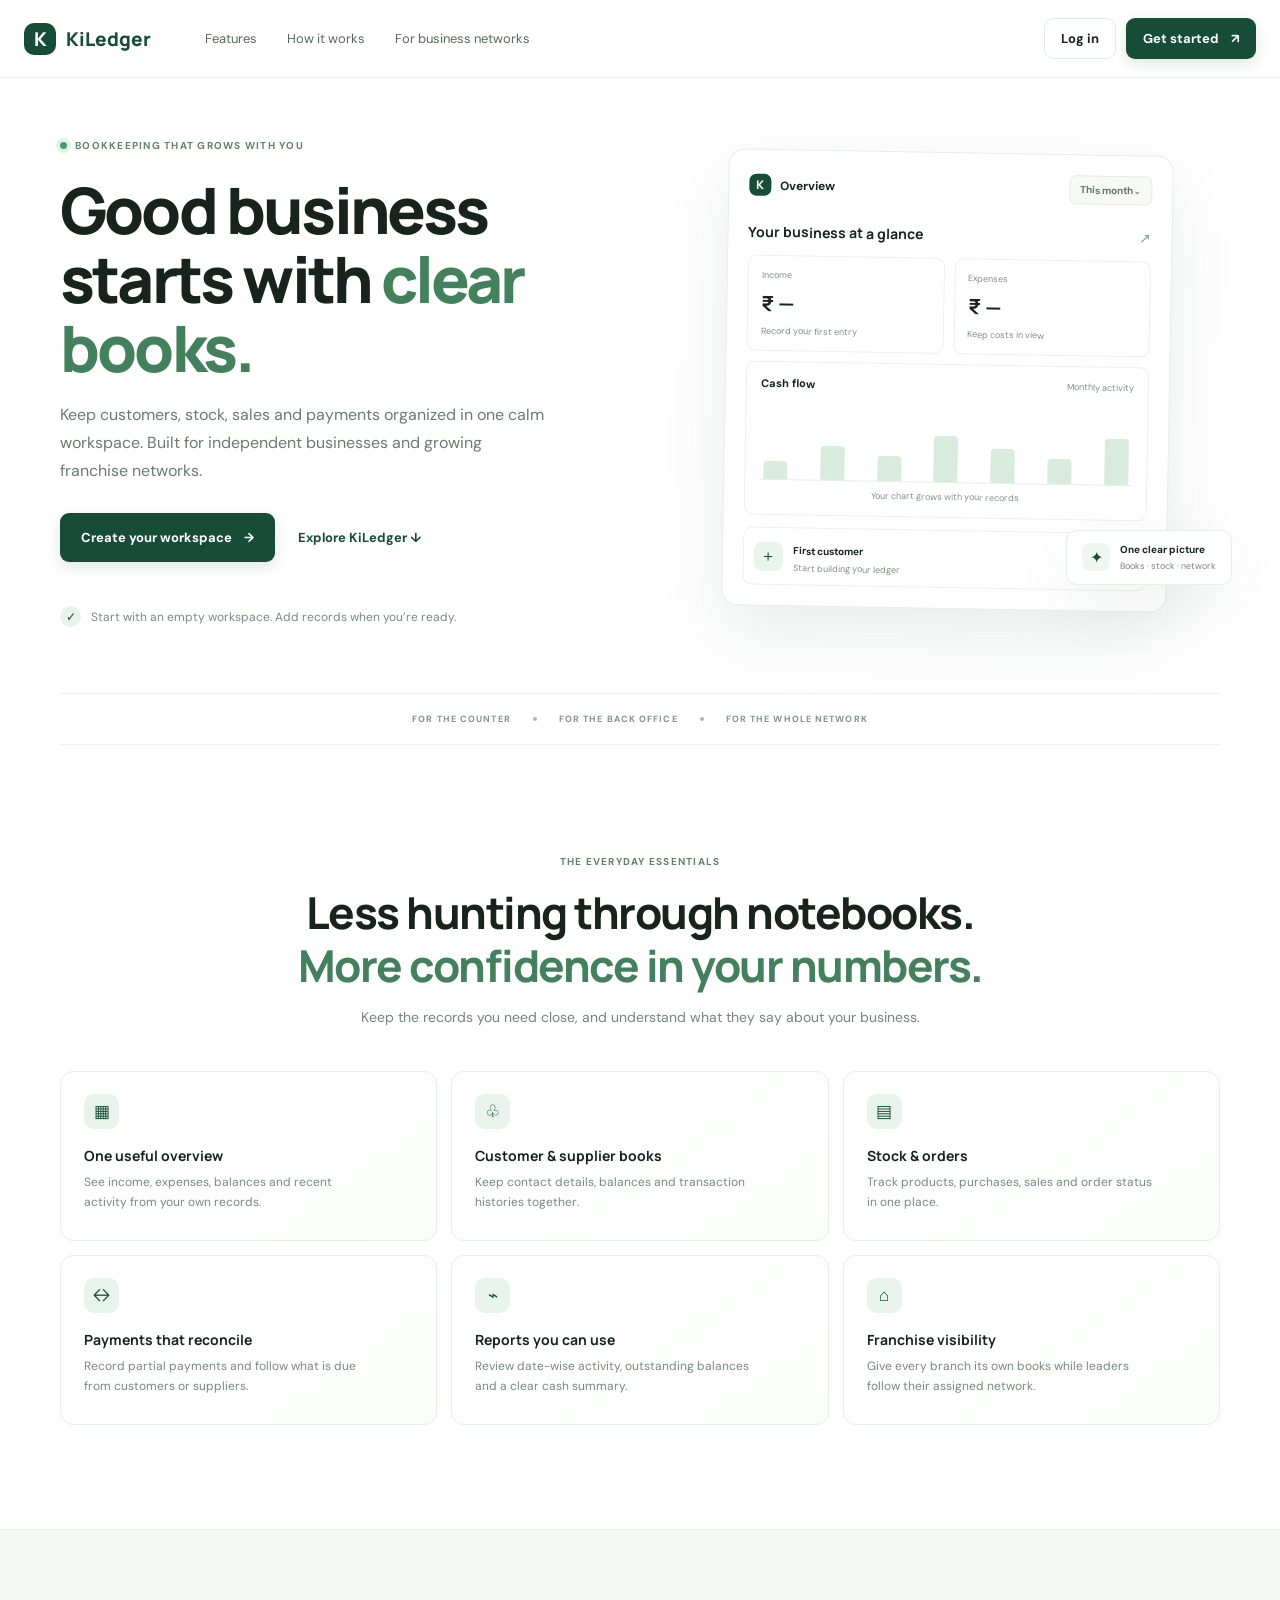
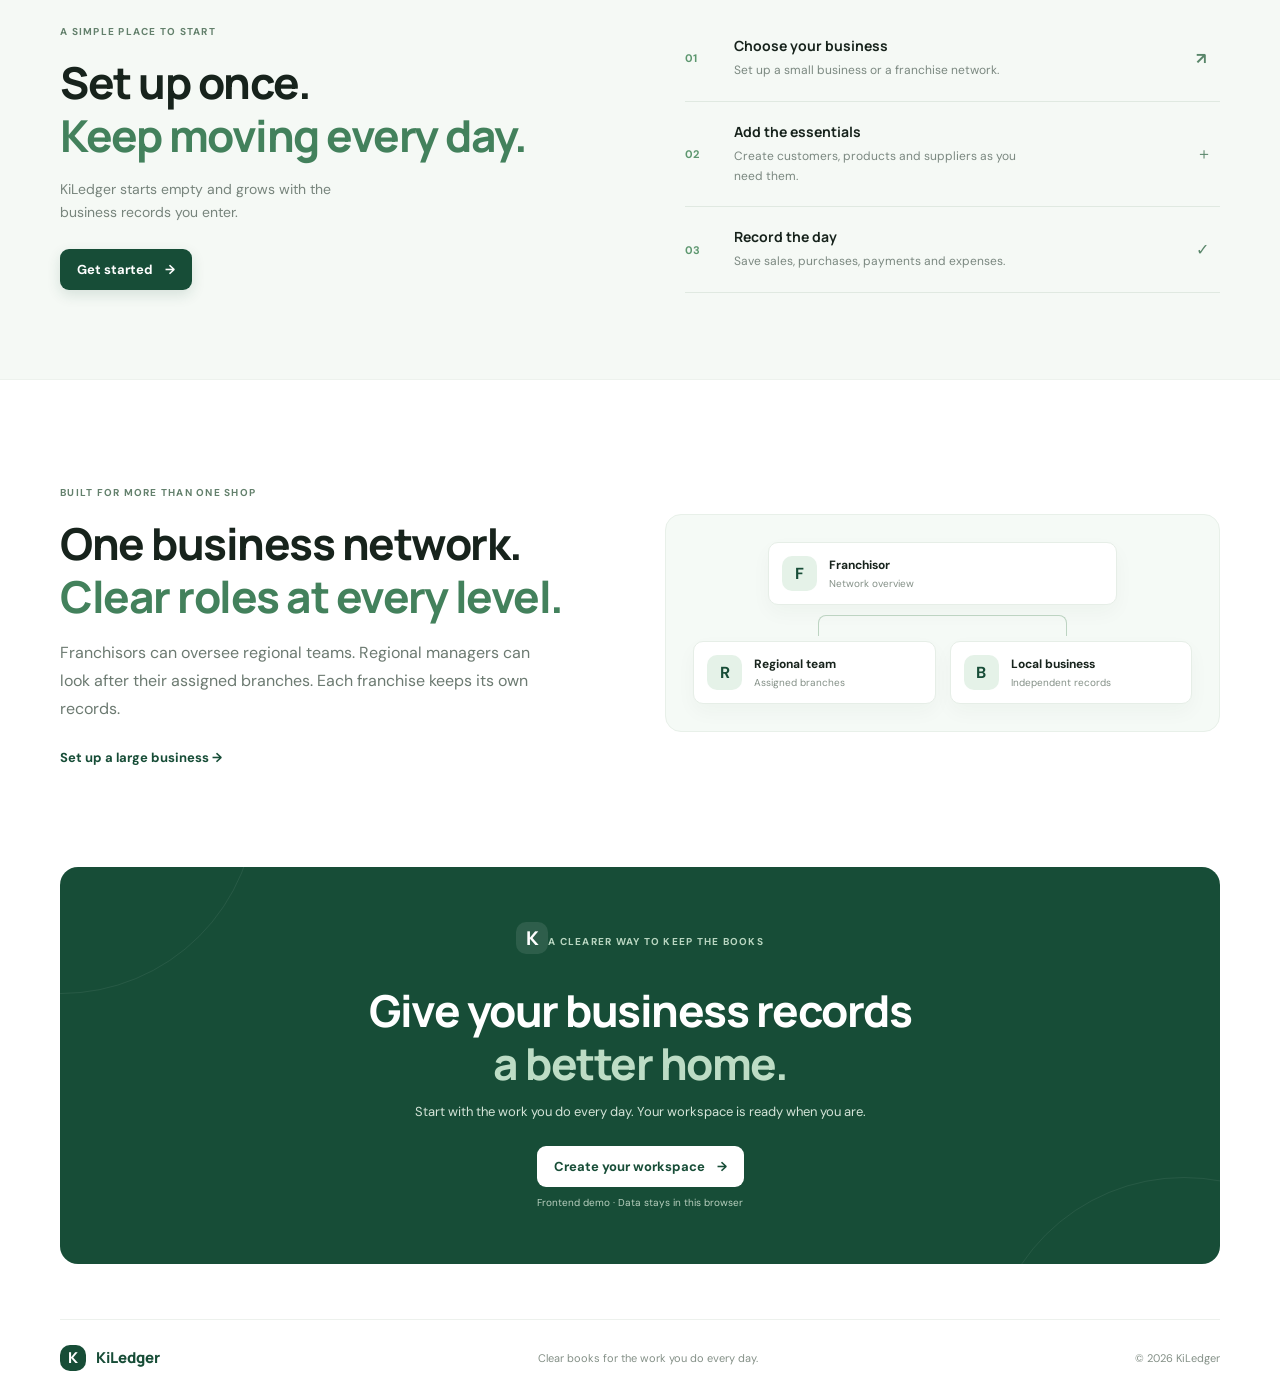
<file: index.html>
<!doctype html>
<html lang="en">
  <head>
    <meta charset="utf-8" />
    <meta name="viewport" content="width=device-width,initial-scale=1" />
    <meta name="theme-color" content="#eef7f0" />
    <meta
      name="description"
      content="Clear, practical bookkeeping for independent businesses and franchise networks."
    />
    <title>KiLedger — business, in balance</title>
    <link rel="preconnect" href="https://fonts.googleapis.com" />
    <link rel="preconnect" href="https://fonts.gstatic.com" crossorigin />
    <link
      href="https://fonts.googleapis.com/css2?family=DM+Sans:wght@400;500;600;700&family=Manrope:wght@500;600;700;800&display=swap"
      rel="stylesheet"
    />
    <link rel="stylesheet" href="css/style.css" />
  </head>
  <body>
    <header class="topbar">
      <a class="brand" href="index.html"
        ><span class="brand-mark">K</span>KiLedger</a
      >
      <nav>
        <a href="#features">Features</a><a href="#how">How it works</a
        ><a href="#network">For business networks</a>
      </nav>
      <div class="top-actions">
        <a class="button button-quiet" href="login.html">Log in</a
        ><a class="button button-primary" href="login.html?mode=signup"
          >Get started <span>↗</span></a
        >
      </div>
      <button
        class="icon-button mobile-nav-toggle"
        aria-label="Toggle navigation"
      >
        ☰
      </button>
    </header>
    <main>
      <section class="hero wrap">
        <div class="hero-copy">
          <span class="eyebrow"><i></i> BOOKKEEPING THAT GROWS WITH YOU</span>
          <h1>Good business starts with <em>clear books.</em></h1>
          <p>
            Keep customers, stock, sales and payments organized in one calm
            workspace. Built for independent businesses and growing franchise
            networks.
          </p>
          <div class="hero-actions">
            <a
              class="button button-primary button-large"
              href="login.html?mode=signup"
              >Create your workspace <span>→</span></a
            ><a class="text-link" href="#features">Explore KiLedger ↓</a>
          </div>
          <div class="hero-proof">
            <span class="proof-icon">✓</span> Start with an empty workspace. Add
            records when you’re ready.
          </div>
        </div>
        <div class="hero-art">
          <div class="art-glow"></div>
          <div class="dashboard-card">
            <div class="mock-top">
              <span><b class="brand-mark mini">K</b> Overview</span
              ><span class="mock-chip">This month⌄</span>
            </div>
            <div class="mock-heading">
              Your business at a glance <span>↗</span>
            </div>
            <div class="mock-kpis">
              <div>
                <small>Income</small><b>₹ —</b><i>Record your first entry</i>
              </div>
              <div>
                <small>Expenses</small><b>₹ —</b><i>Keep costs in view</i>
              </div>
            </div>
            <div class="mock-chart">
              <div><b>Cash flow</b><small>Monthly activity</small></div>
              <div class="chart-empty">
                <span></span><span></span><span></span><span></span><span></span
                ><span></span><span></span>
              </div>
              <p>Your chart grows with your records</p>
            </div>
            <div class="mock-row">
              <span class="mock-avatar">＋</span
              ><span
                ><b>First customer</b
                ><small>Start building your ledger</small></span
              ><span class="mock-arrow">→</span>
            </div>
          </div>
          <div class="art-note">
            <span>✦</span>
            <div>
              <b>One clear picture</b><small>Books · stock · network</small>
            </div>
          </div>
        </div>
      </section>
      <section class="trust wrap">
        <span>FOR THE COUNTER</span><i></i><span>FOR THE BACK OFFICE</span
        ><i></i><span>FOR THE WHOLE NETWORK</span>
      </section>
      <section class="section wrap" id="features">
        <div class="section-heading">
          <span class="eyebrow">THE EVERYDAY ESSENTIALS</span>
          <h2>
            Less hunting through notebooks.<br /><em
              >More confidence in your numbers.</em
            >
          </h2>
          <p>
            Keep the records you need close, and understand what they say about
            your business.
          </p>
        </div>
        <div class="feature-grid">
          <article>
            <span class="feature-icon">▦</span>
            <h3>One useful overview</h3>
            <p>
              See income, expenses, balances and recent activity from your own
              records.
            </p>
          </article>
          <article>
            <span class="feature-icon">♧</span>
            <h3>Customer & supplier books</h3>
            <p>
              Keep contact details, balances and transaction histories together.
            </p>
          </article>
          <article>
            <span class="feature-icon">▤</span>
            <h3>Stock & orders</h3>
            <p>
              Track products, purchases, sales and order status in one place.
            </p>
          </article>
          <article>
            <span class="feature-icon">↔</span>
            <h3>Payments that reconcile</h3>
            <p>
              Record partial payments and follow what is due from customers or
              suppliers.
            </p>
          </article>
          <article>
            <span class="feature-icon">⌁</span>
            <h3>Reports you can use</h3>
            <p>
              Review date-wise activity, outstanding balances and a clear cash
              summary.
            </p>
          </article>
          <article>
            <span class="feature-icon">⌂</span>
            <h3>Franchise visibility</h3>
            <p>
              Give every branch its own books while leaders follow their
              assigned network.
            </p>
          </article>
        </div>
      </section>
      <section class="how-section" id="how">
        <div class="wrap how-inner">
          <div class="section-heading left">
            <span class="eyebrow">A SIMPLE PLACE TO START</span>
            <h2>Set up once.<br /><em>Keep moving every day.</em></h2>
            <p>
              KiLedger starts empty and grows with the business records you
              enter.
            </p>
            <a class="button button-primary" href="login.html?mode=signup"
              >Get started <span>→</span></a
            >
          </div>
          <div class="steps">
            <article>
              <span>01</span>
              <div>
                <h3>Choose your business</h3>
                <p>Set up a small business or a franchise network.</p>
              </div>
              <b>↗</b>
            </article>
            <article>
              <span>02</span>
              <div>
                <h3>Add the essentials</h3>
                <p>
                  Create customers, products and suppliers as you need them.
                </p>
              </div>
              <b>＋</b>
            </article>
            <article>
              <span>03</span>
              <div>
                <h3>Record the day</h3>
                <p>Save sales, purchases, payments and expenses.</p>
              </div>
              <b>✓</b>
            </article>
          </div>
        </div>
      </section>
      <section class="network-section wrap" id="network">
        <div>
          <span class="eyebrow">BUILT FOR MORE THAN ONE SHOP</span>
          <h2>
            One business network.<br /><em>Clear roles at every level.</em>
          </h2>
          <p>
            Franchisors can oversee regional teams. Regional managers can look
            after their assigned branches. Each franchise keeps its own records.
          </p>
          <a class="text-link" href="login.html?mode=signup"
            >Set up a large business →</a
          >
        </div>
        <div class="network-visual">
          <div class="network-node main-node">
            <span>F</span>
            <div><b>Franchisor</b><small>Network overview</small></div>
          </div>
          <div class="network-branch">
            <div class="network-node">
              <span>R</span>
              <div><b>Regional team</b><small>Assigned branches</small></div>
            </div>
            <div class="network-node">
              <span>B</span>
              <div><b>Local business</b><small>Independent records</small></div>
            </div>
          </div>
        </div>
      </section>
      <section class="closing wrap">
        <span class="brand-mark">K</span
        ><span class="eyebrow">A CLEARER WAY TO KEEP THE BOOKS</span>
        <h2>Give your business records<br /><em>a better home.</em></h2>
        <p>
          Start with the work you do every day. Your workspace is ready when you
          are.
        </p>
        <a class="button button-light" href="login.html?mode=signup"
          >Create your workspace <span>→</span></a
        ><small>Frontend demo · Data stays in this browser</small>
      </section>
    </main>
    <footer class="footer wrap">
      <a class="brand" href="index.html"
        ><span class="brand-mark">K</span>KiLedger</a
      ><span>Clear books for the work you do every day.</span
      ><span>© 2026 KiLedger</span>
    </footer>
    <script src="js/site.js"></script>
  </body>
</html>
</file>
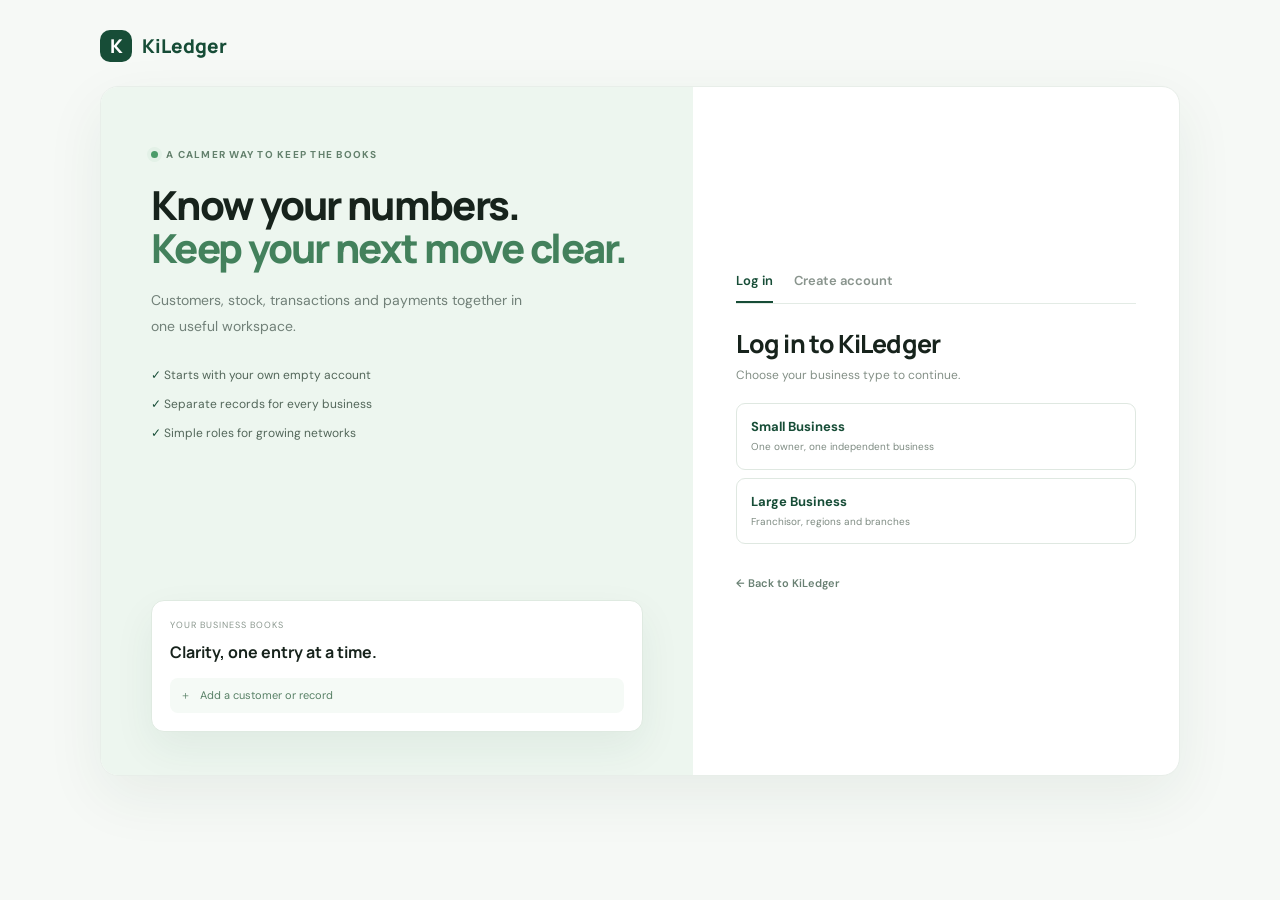
<file: app.html>
<!doctype html>
<html lang="en">
  <head>
    <meta charset="utf-8" />
    <meta name="viewport" content="width=device-width,initial-scale=1" />
    <meta name="theme-color" content="#eff7f1" />
    <title>Workspace | KiLedger</title>
    <link rel="preconnect" href="https://fonts.googleapis.com" />
    <link
      href="https://fonts.googleapis.com/css2?family=DM+Sans:wght@400;500;600;700&family=Manrope:wght@500;600;700;800&display=swap"
      rel="stylesheet"
    />
    <link rel="stylesheet" href="css/style.css" />
  </head>
  <body class="workspace-page">
    <div id="app"></div>
    <div class="toast" id="toast" role="status" aria-live="polite"></div>
    <dialog class="dialog" id="modal"></dialog>
    <script type="module" src="js/app.js"></script>
  </body>
</html>
</file>
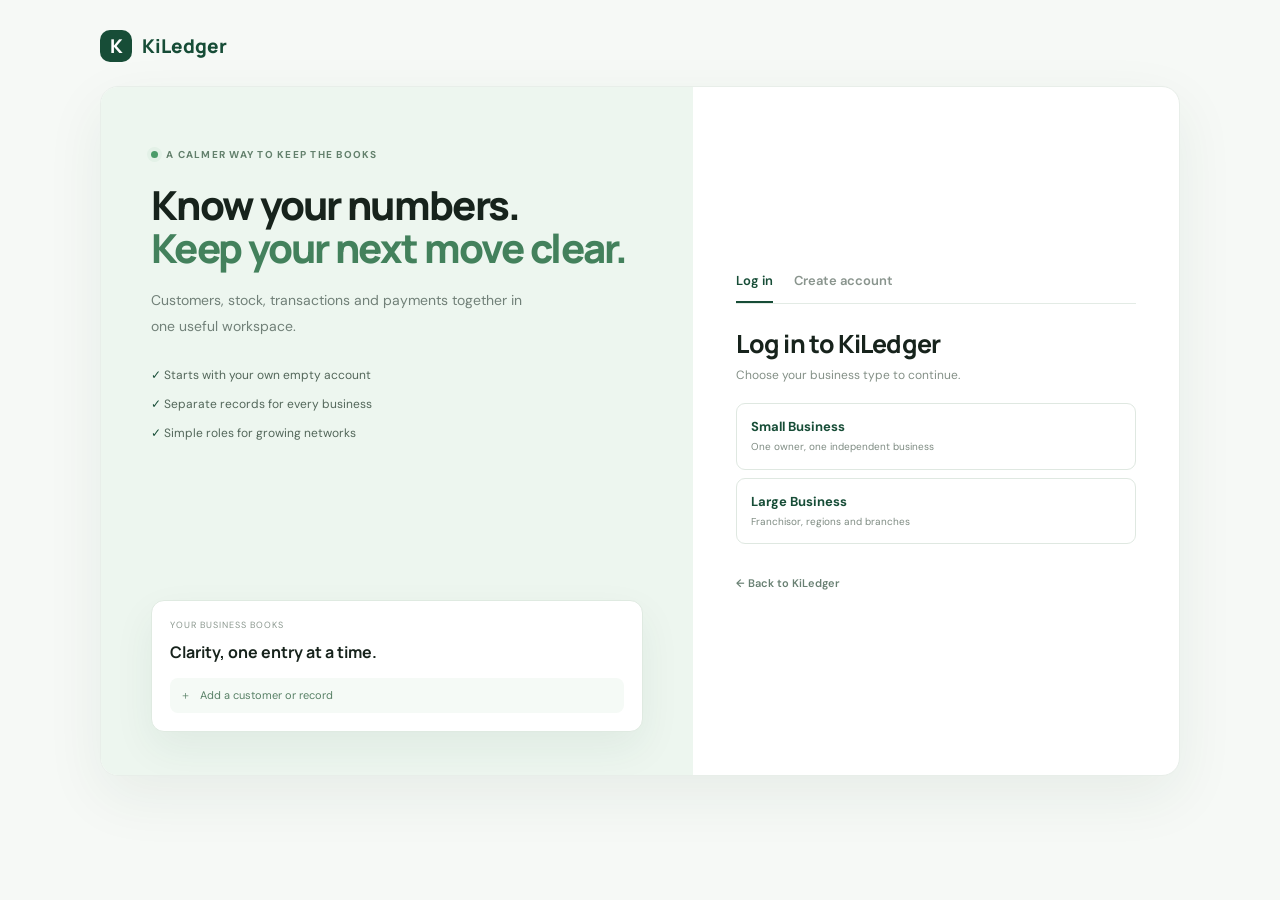
<file: login.html>
<!doctype html>
<html lang="en">
  <head>
    <meta charset="utf-8" />
    <meta name="viewport" content="width=device-width,initial-scale=1" />
    <meta name="theme-color" content="#eef7f0" />
    <title>Sign in | KiLedger</title>
    <link rel="preconnect" href="https://fonts.googleapis.com" />
    <link
      href="https://fonts.googleapis.com/css2?family=DM+Sans:wght@400;500;600;700&family=Manrope:wght@500;600;700;800&display=swap"
      rel="stylesheet"
    />
    <link rel="stylesheet" href="css/style.css" />
  </head>

  <body class="auth-page">
    <a class="brand auth-brand" href="index.html"
      ><span class="brand-mark">K</span>KiLedger</a
    >
    <main class="auth-layout">
      <section class="auth-intro">
        <span class="eyebrow"><i></i> A CALMER WAY TO KEEP THE BOOKS</span>
        <h1>Know your numbers.<br /><em>Keep your next move clear.</em></h1>
        <p>
          Customers, stock, transactions and payments together in one useful
          workspace.
        </p>
        <div class="auth-points">
          <span>✓ Starts with your own empty account</span
          ><span>✓ Separate records for every business</span
          ><span>✓ Simple roles for growing networks</span>
        </div>
        <div class="auth-illustration">
          <div>
            <small>YOUR BUSINESS BOOKS</small
            ><b>Clarity, one entry at a time.</b
            ><span>＋ &nbsp; Add a customer or record</span>
          </div>
        </div>
      </section>
      <section class="auth-card">
        <div class="auth-tabs">
          <button class="auth-tab active" data-mode="login">Log in</button
          ><button class="auth-tab" data-mode="signup">Create account</button>
        </div>
        <div id="auth-content"></div>
        <a class="back-link" href="index.html">← Back to KiLedger</a>
      </section>
    </main>
    <div class="toast" id="toast" role="status" aria-live="polite"></div>
    <script type="module" src="js/auth.js"></script>
  </body>
</html>
</file>
<file: css/style.css>
:root {
  --green: #174d37;
  --green-2: #24764f;
  --mint: #cce9d7;
  --mint-2: #e7f3eb;
  --paper: #f7faf7;
  --ink: #17231c;
  --muted: #718077;
  --line: #e3ebe5;
  --white: #fff;
  --red: #b74e45;
  --amber: #a56b1c;
  --shadow: 0 20px 60px #21472f12;
  font-family: "DM Sans", sans-serif;
  color: var(--ink);
  font-synthesis: none;
}
* {
  box-sizing: border-box;
}
html {
  scroll-behavior: smooth;
}
body {
  margin: 0;
  background: #fff;
  color: var(--ink);
}
a {
  color: inherit;
  text-decoration: none;
}
button,
input,
select,
textarea {
  font: inherit;
}
button {
  cursor: pointer;
}
.wrap {
  width: min(1160px, calc(100% - 48px));
  margin: auto;
}
.topbar {
  height: 78px;
  padding: 0 max(24px, calc((100% - 1240px) / 2));
  display: flex;
  align-items: center;
  gap: 54px;
  border-bottom: 1px solid #edf1ed;
  background: #fffffff2;
  position: sticky;
  top: 0;
  z-index: 20;
  backdrop-filter: blur(16px);
}
.brand {
  display: inline-flex;
  align-items: center;
  gap: 10px;
  font:
    800 19px Manrope,
    sans-serif;
  color: var(--green);
  white-space: nowrap;
}
.brand-mark {
  width: 32px;
  height: 32px;
  display: inline-grid;
  place-items: center;
  border-radius: 10px;
  background: var(--green);
  color: #fff;
  font:
    800 19px Manrope,
    sans-serif;
}
.topbar nav {
  display: flex;
  gap: 30px;
  margin-right: auto;
  color: #59685e;
  font-size: 13px;
}
.topbar nav a:hover,
.text-link:hover {
  color: var(--green-2);
}
.top-actions {
  display: flex;
  gap: 10px;
  align-items: center;
}
.button {
  display: inline-flex;
  align-items: center;
  justify-content: center;
  gap: 12px;
  border: 1px solid transparent;
  border-radius: 9px;
  padding: 11px 16px;
  font-size: 13px;
  font-weight: 700;
  transition: 0.18s ease;
}
.button-primary {
  background: var(--green);
  color: #fff;
  box-shadow: 0 5px 14px #174d3723;
}
.button-primary:hover,
.primary-button:hover {
  background: #0f3e2b;
  transform: translateY(-1px);
}
.button-quiet {
  border-color: var(--line);
  color: var(--ink);
  background: #fff;
}
.button-quiet:hover,
.secondary-button:hover {
  background: var(--paper);
}
.button-large {
  padding: 15px 20px;
}
.icon-button {
  border: 1px solid var(--line);
  border-radius: 9px;
  background: #fff;
  color: var(--green);
  padding: 9px;
}
.mobile-nav-toggle {
  display: none;
}
.hero {
  min-height: 575px;
  display: grid;
  grid-template-columns: 1.02fr 0.98fr;
  align-items: center;
  gap: 48px;
  padding-top: 55px;
  padding-bottom: 66px;
}
.hero-copy {
  position: relative;
  z-index: 1;
}
.eyebrow {
  font-size: 10px;
  font-weight: 700;
  letter-spacing: 1.25px;
  color: #63806c;
  display: inline-flex;
  align-items: center;
  gap: 8px;
}
.eyebrow i {
  width: 7px;
  height: 7px;
  background: #4a9b69;
  border-radius: 50%;
  box-shadow: 0 0 0 4px #e3f1e7;
}
.hero h1,
.auth-intro h1 {
  font:
    800 clamp(42px, 5.2vw, 64px)/1.08 Manrope,
    sans-serif;
  letter-spacing: -2.8px;
  margin: 21px 0 19px;
  max-width: 590px;
}
.hero h1 em,
.section-heading h2 em,
.network-section h2 em,
.closing h2 em,
.auth-intro h1 em {
  font-style: normal;
  color: #43815c;
}
.hero-copy > p,
.network-section p {
  font-size: 16px;
  line-height: 1.75;
  color: #6c7a71;
  max-width: 490px;
  margin: 0;
}
.hero-actions {
  display: flex;
  align-items: center;
  gap: 23px;
  margin-top: 28px;
}
.text-link {
  font-size: 13px;
  font-weight: 700;
  color: var(--green);
}
.hero-proof {
  display: flex;
  align-items: center;
  gap: 10px;
  margin-top: 44px;
  color: #7c8980;
  font-size: 12px;
}
.proof-icon {
  width: 21px;
  height: 21px;
  display: grid;
  place-items: center;
  border-radius: 50%;
  background: var(--mint-2);
  color: var(--green);
  font-weight: 700;
}
.hero-art {
  min-height: 390px;
  position: relative;
  display: grid;
  place-items: center;
}
.art-glow {
  position: absolute;
  width: 360px;
  height: 360px;
  border-radius: 50%;
  background: radial-gradient(circle, #dbeee0 0, #eff7f0 54%, #fff 75%);
}
.dashboard-card {
  width: min(445px, 100%);
  position: relative;
  z-index: 1;
  background: #fff;
  border: 1px solid #e7eee8;
  border-radius: 16px;
  padding: 20px;
  box-shadow: 0 27px 70px #183c2817;
  transform: rotate(1deg);
}
.mock-top,
.mock-row,
.mock-row > span:nth-child(2) {
  display: flex;
  align-items: center;
}
.mock-top {
  justify-content: space-between;
  font-size: 12px;
  font-weight: 700;
}
.mini {
  width: 22px;
  height: 22px;
  font-size: 12px;
  border-radius: 7px;
  margin-right: 6px;
}
.mock-chip {
  padding: 7px 10px;
  background: #f7faf7;
  border: 1px solid var(--line);
  border-radius: 7px;
  font-size: 10px;
  color: #66756b;
}
.mock-heading {
  margin: 23px 0 14px;
  font: 700 14px Manrope;
}
.mock-heading span {
  float: right;
  color: #77a587;
}
.mock-kpis {
  display: grid;
  grid-template-columns: 1fr 1fr;
  gap: 10px;
}
.mock-kpis > div {
  padding: 13px;
  border: 1px solid #edf1ed;
  border-radius: 9px;
}
.mock-kpis small,
.mock-kpis i,
.mock-chart small,
.mock-row small {
  display: block;
  color: #829087;
  font-size: 9px;
  font-style: normal;
}
.mock-kpis b {
  font: 700 21px Manrope;
  display: block;
  margin: 8px 0;
}
.mock-chart {
  border: 1px solid #edf1ed;
  border-radius: 9px;
  margin-top: 10px;
  padding: 14px;
}
.mock-chart > div:first-child {
  display: flex;
  justify-content: space-between;
  font-size: 11px;
}
.chart-empty {
  height: 90px;
  display: flex;
  align-items: end;
  gap: 9%;
  border-bottom: 1px solid #e8eee9;
  padding: 0 4px;
}
.chart-empty span {
  height: 20%;
  width: 7%;
  background: #d8ebdd;
  border-radius: 4px 4px 0 0;
}
.chart-empty span:nth-child(2),
.chart-empty span:nth-child(5) {
  height: 38%;
}
.chart-empty span:nth-child(3),
.chart-empty span:nth-child(6) {
  height: 28%;
}
.chart-empty span:nth-child(4),
.chart-empty span:nth-child(7) {
  height: 52%;
}
.mock-chart p {
  font-size: 9px;
  color: #87938b;
  text-align: center;
  margin: 8px 0 0;
}
.mock-row {
  gap: 10px;
  margin-top: 12px;
  border: 1px solid #edf1ed;
  border-radius: 9px;
  padding: 10px;
}
.mock-avatar {
  width: 29px;
  height: 29px;
  border-radius: 8px;
  background: #e9f4ec;
  display: grid;
  place-items: center;
  color: var(--green);
}
.mock-row > span:nth-child(2) {
  display: block;
  flex: 1;
}
.mock-row b {
  font-size: 10px;
}
.mock-row small {
  margin-top: 3px;
}
.mock-arrow {
  color: var(--green);
}
.art-note {
  position: absolute;
  z-index: 2;
  right: -12px;
  bottom: 24px;
  display: flex;
  align-items: center;
  gap: 10px;
  background: #fff;
  padding: 12px 15px;
  border: 1px solid #e8eee9;
  border-radius: 11px;
  box-shadow: var(--shadow);
}
.art-note > span {
  width: 28px;
  height: 28px;
  display: grid;
  place-items: center;
  background: #eff7f0;
  border-radius: 8px;
  color: var(--green);
}
.art-note b,
.art-note small {
  display: block;
  font-size: 10px;
}
.art-note small {
  font-size: 9px;
  color: #7c8980;
  margin-top: 4px;
}
.trust {
  display: flex;
  align-items: center;
  justify-content: center;
  gap: 22px;
  padding: 19px;
  border-top: 1px solid #edf1ed;
  border-bottom: 1px solid #edf1ed;
  font-size: 9px;
  letter-spacing: 1.1px;
  color: #869289;
  font-weight: 700;
}
.trust i {
  width: 4px;
  height: 4px;
  background: #a9b9ad;
  border-radius: 50%;
}
.section {
  padding-top: 104px;
  padding-bottom: 104px;
}
.section-heading {
  text-align: center;
}
.section-heading h2,
.network-section h2,
.closing h2 {
  font:
    750 clamp(31px, 4vw, 44px)/1.2 Manrope,
    sans-serif;
  letter-spacing: -1.5px;
  margin: 16px 0;
}
.section-heading > p {
  color: #77847c;
  font-size: 14px;
}
.feature-grid {
  display: grid;
  grid-template-columns: repeat(3, 1fr);
  gap: 14px;
  margin-top: 45px;
}
.feature-grid article {
  position: relative;
  border: 1px solid #e7eee8;
  border-radius: 13px;
  padding: 22px 23px 25px;
  min-height: 170px;
  background: linear-gradient(145deg, #fff, #fbfdfb);
}
.feature-grid article:hover {
  border-color: #c3dfcb;
  box-shadow: 0 12px 28px #183c2809;
  transform: translateY(-2px);
}
.feature-icon {
  width: 35px;
  height: 35px;
  background: var(--mint-2);
  color: var(--green);
  border-radius: 10px;
  display: grid;
  place-items: center;
  font-size: 17px;
}
.feature-grid h3,
.steps h3 {
  font: 700 14px Manrope;
  margin: 17px 0 8px;
}
.feature-grid p,
.steps p {
  font-size: 12px;
  line-height: 1.65;
  color: #7b8880;
  margin: 0;
  max-width: 285px;
}
.how-section {
  background: #f5f9f5;
  border-top: 1px solid #edf2ed;
  border-bottom: 1px solid #edf2ed;
}
.how-inner {
  display: grid;
  grid-template-columns: 1fr 1fr;
  gap: 90px;
  align-items: center;
  padding-top: 86px;
  padding-bottom: 86px;
}
.section-heading.left {
  text-align: left;
}
.section-heading.left > p {
  max-width: 330px;
  line-height: 1.7;
  margin-bottom: 24px;
}
.steps article {
  display: grid;
  grid-template-columns: 34px 1fr 24px;
  align-items: center;
  gap: 15px;
  padding: 20px 0;
  border-bottom: 1px solid #e0e9e1;
}
.steps article > span {
  font-size: 11px;
  font-weight: 700;
  color: #5d976f;
}
.steps h3 {
  margin: 0 0 6px;
}
.steps article > b {
  color: #59866a;
  font-size: 16px;
}
.network-section {
  display: grid;
  grid-template-columns: 1fr 1fr;
  gap: 50px;
  align-items: center;
  padding-top: 100px;
  padding-bottom: 100px;
}
.network-section > div:first-child > p {
  margin-bottom: 23px;
}
.network-visual {
  background: #f5faf6;
  border: 1px solid #e8f0e9;
  border-radius: 16px;
  padding: 27px;
}
.network-node {
  display: flex;
  gap: 12px;
  align-items: center;
  background: #fff;
  border: 1px solid #e6eee7;
  border-radius: 10px;
  padding: 13px;
  box-shadow: 0 8px 20px #1c402509;
}
.network-node > span {
  width: 35px;
  height: 35px;
  border-radius: 10px;
  background: #e5f2e8;
  color: var(--green);
  display: grid;
  place-items: center;
  font-weight: 700;
}
.network-node b,
.network-node small {
  display: block;
}
.network-node b {
  font-size: 12px;
}
.network-node small {
  font-size: 10px;
  color: #849087;
  margin-top: 4px;
}
.main-node {
  width: 70%;
  margin: 0 auto 36px;
}
.network-branch {
  display: grid;
  grid-template-columns: 1fr 1fr;
  gap: 14px;
  position: relative;
}
.network-branch:before {
  content: "";
  position: absolute;
  left: 25%;
  right: 25%;
  height: 20px;
  top: -26px;
  border-top: 1px solid #bdd4c2;
  border-left: 1px solid #bdd4c2;
  border-right: 1px solid #bdd4c2;
  border-radius: 8px 8px 0 0;
}
.closing {
  text-align: center;
  margin-bottom: 55px;
  padding: 55px 22px;
  border-radius: 18px;
  background: var(--green);
  color: #fff;
  position: relative;
  overflow: hidden;
}
.closing:before,
.closing:after {
  content: "";
  position: absolute;
  border: 1px solid #ffffff12;
  border-radius: 50%;
  width: 390px;
  height: 390px;
  left: -195px;
  top: -265px;
}
.closing:after {
  left: auto;
  right: -160px;
  top: auto;
  bottom: -305px;
}
.closing > * {
  position: relative;
  z-index: 1;
}
.closing .brand-mark {
  margin: 0 auto 16px;
  background: #ffffff19;
}
.closing .eyebrow {
  color: #b9d6c1;
}
.closing h2 {
  color: #fff;
  margin: 14px 0;
}
.closing h2 em {
  color: #bddcc5;
}
.closing p {
  font-size: 13px;
  color: #d4e4d8;
}
.button-light {
  background: #fff;
  color: var(--green);
  margin: 13px 0 9px;
}
.button-light:hover {
  background: #ebf4ed;
}
.closing small {
  display: block;
  font-size: 10px;
  color: #b9d0bf;
}
.footer {
  min-height: 76px;
  border-top: 1px solid #edf1ed;
  display: flex;
  align-items: center;
  justify-content: space-between;
  color: #849087;
  font-size: 11px;
}
.footer .brand {
  font-size: 15px;
}
.footer .brand-mark {
  width: 26px;
  height: 26px;
  font-size: 15px;
}
.auth-page {
  min-height: 100vh;
  background: #f6f9f6;
  padding: 30px max(24px, calc((100% - 1080px) / 2));
}
.auth-brand {
  margin: 0 0 24px;
}
.auth-layout {
  min-height: min(690px, calc(100vh - 110px));
  display: grid;
  grid-template-columns: 1fr 0.82fr;
  background: #fff;
  border: 1px solid #e8eee9;
  border-radius: 18px;
  overflow: hidden;
  box-shadow: var(--shadow);
}
.auth-intro {
  padding: 55px 50px;
  background: #edf6ef;
  position: relative;
  overflow: hidden;
}
.auth-intro h1 {
  font-size: 40px;
  letter-spacing: -1.7px;
  margin-top: 20px;
}
.auth-intro > p {
  max-width: 390px;
  font-size: 14px;
  line-height: 1.8;
  color: #718078;
}
.auth-points {
  display: grid;
  gap: 13px;
  margin-top: 28px;
  color: #53675a;
  font-size: 12px;
}
.auth-points span:first-letter {
  color: var(--green);
}
.auth-illustration {
  position: absolute;
  bottom: 43px;
  left: 50px;
  right: 50px;
  background: #fff;
  border: 1px solid #dfeae1;
  border-radius: 13px;
  padding: 18px;
  box-shadow: 0 16px 42px #174d3711;
}
.auth-illustration small,
.auth-illustration b,
.auth-illustration span {
  display: block;
}
.auth-illustration small {
  font-size: 9px;
  color: #8a978e;
  letter-spacing: 1px;
}
.auth-illustration b {
  font: 700 16px Manrope;
  margin: 10px 0 15px;
}
.auth-illustration span {
  font-size: 11px;
  color: #588066;
  padding: 10px;
  background: #f5faf6;
  border-radius: 8px;
}
.auth-card {
  padding: 30px 43px;
  display: flex;
  flex-direction: column;
  justify-content: center;
}
.auth-tabs {
  display: flex;
  gap: 21px;
  border-bottom: 1px solid var(--line);
  margin-bottom: 22px;
}
.auth-tab {
  background: none;
  border: 0;
  padding: 0 0 12px;
  color: #89948d;
  font-weight: 600;
  font-size: 13px;
  border-bottom: 2px solid transparent;
}
.auth-tab.active {
  color: var(--green);
  border-color: var(--green);
}
.auth-card h2 {
  font: 750 25px Manrope;
  letter-spacing: -0.7px;
  margin: 0 0 6px;
}
.auth-card .subtitle {
  font-size: 12px;
  color: #849087;
  margin: 0 0 20px;
}
.auth-card form {
  display: grid;
  gap: 13px;
}
.field {
  display: grid;
  gap: 6px;
  font-size: 11px;
  font-weight: 600;
  color: #53635a;
}
.field input,
.field select,
.field textarea,
.filter-select,
.search-input {
  width: 100%;
  border: 1px solid #dfe7e1;
  border-radius: 8px;
  padding: 11px 12px;
  background: #fff;
  color: var(--ink);
  outline: none;
  font-size: 12px;
}
.field input:focus,
.field select:focus,
.field textarea:focus,
.search-input:focus {
  border-color: #70a782;
  box-shadow: 0 0 0 3px #dcefe1;
}
.field-hint {
  font-weight: 400;
  font-size: 10px;
  color: #89958d;
}
.auth-error {
  color: #a23f38;
  background: #fff1ef;
  border-radius: 8px;
  padding: 9px 10px;
  font-size: 11px;
  margin: 8px 0;
}
.auth-submit {
  width: 100%;
  border: 0;
  border-radius: 8px;
  background: var(--green);
  color: #fff;
  font-weight: 700;
  font-size: 12px;
  padding: 12px;
  margin-top: 4px;
}
.auth-legal {
  font-size: 10px;
  line-height: 1.6;
  color: #89958d;
  margin: 13px 0 18px;
}
.back-link {
  display: inline-block;
  font-size: 11px;
  font-weight: 600;
  color: #698073;
  margin-top: 18px;
}
.type-picker {
  display: grid;
  grid-template-columns: 1fr 1fr;
  gap: 8px;
  margin-bottom: 14px;
}
.type-option {
  border: 1px solid #dfe8e1;
  border-radius: 9px;
  padding: 11px;
  background: #fff;
  cursor: pointer;
  text-align: left;
}
.type-option.selected {
  border-color: #4a9464;
  background: #f1f8f2;
}
.type-option b,
.type-option small {
  display: block;
}
.type-option b {
  font-size: 11px;
  color: var(--green);
}
.type-option small {
  font-size: 9px;
  line-height: 1.45;
  color: #7e8b82;
  margin-top: 5px;
}
.toast {
  position: fixed;
  right: 22px;
  bottom: 22px;
  background: #183f2d;
  color: #fff;
  padding: 12px 16px;
  border-radius: 9px;
  box-shadow: var(--shadow);
  font-size: 12px;
  z-index: 100;
  opacity: 0;
  pointer-events: none;
  transform: translateY(8px);
  transition: 0.2s;
}
.toast.show {
  opacity: 1;
  transform: none;
}
.workspace-page {
  background: #f5f8f5;
  min-height: 100vh;
}
.workspace-shell {
  min-height: 100vh;
  display: grid;
  grid-template-columns: 245px 1fr;
}
.sidebar {
  position: sticky;
  top: 0;
  height: 100vh;
  background: #fff;
  border-right: 1px solid var(--line);
  padding: 20px 15px 16px;
  display: flex;
  flex-direction: column;
  z-index: 30;
}
.sidebar .brand {
  padding: 0 7px 19px;
  border-bottom: 1px solid #eff2ef;
}
.business-badge {
  display: flex;
  align-items: center;
  gap: 10px;
  padding: 15px 7px 13px;
}
.business-avatar,
.user-avatar {
  width: 34px;
  height: 34px;
  border-radius: 10px;
  background: #e8f3eb;
  color: var(--green);
  display: grid;
  place-items: center;
  font-weight: 700;
}
.business-badge b,
.business-badge small {
  display: block;
}
.business-badge b {
  font-size: 11px;
  max-width: 160px;
  overflow: hidden;
  text-overflow: ellipsis;
  white-space: nowrap;
}
.business-badge small {
  font-size: 9px;
  color: #859188;
  margin-top: 3px;
}
.side-label {
  font-size: 9px;
  font-weight: 700;
  letter-spacing: 1px;
  color: #a0aaa3;
  padding: 12px 9px 8px;
}
.side-nav {
  display: grid;
  gap: 3px;
  overflow-y: auto;
}
.side-link {
  width: 100%;
  display: flex;
  align-items: center;
  gap: 11px;
  border: 0;
  background: transparent;
  text-align: left;
  color: #657269;
  border-radius: 8px;
  padding: 10px 9px;
  font-size: 11px;
  font-weight: 600;
}
.side-link:hover {
  background: #f5f9f5;
  color: var(--green);
}
.side-link.active {
  background: #eaf4ed;
  color: var(--green);
  font-weight: 700;
}
.side-icon {
  width: 18px;
  text-align: center;
  color: #76917d;
  font-size: 14px;
}
.side-link.active .side-icon {
  color: var(--green);
}
.side-bottom {
  margin-top: auto;
  border-top: 1px solid #eff2ef;
  padding-top: 12px;
}
.side-bottom .side-link {
  color: #77857c;
}
.user-card {
  display: flex;
  align-items: center;
  gap: 9px;
  padding: 12px 7px 0;
}
.user-card b,
.user-card small {
  display: block;
}
.user-card b {
  font-size: 10px;
}
.user-card small {
  font-size: 9px;
  color: #87938b;
  margin-top: 3px;
}
.user-card > div:nth-child(2) {
  min-width: 0;
  overflow: hidden;
}
.user-card small {
  overflow: hidden;
  text-overflow: ellipsis;
}
.main-panel {
  min-width: 0;
}
.app-topbar {
  height: 64px;
  background: #fff;
  border-bottom: 1px solid var(--line);
  display: flex;
  align-items: center;
  padding: 0 28px;
  gap: 14px;
}
.crumb {
  font-size: 11px;
  color: #849087;
}
.crumb strong {
  color: #34453a;
  font-weight: 700;
}
.top-spacer {
  flex: 1;
}
.top-chip {
  font-size: 10px;
  color: #6e7f73;
  border: 1px solid #e7eee8;
  border-radius: 30px;
  padding: 7px 10px;
  background: #fbfdfb;
}
.top-icon {
  border: 1px solid #e7eee8;
  background: #fff;
  border-radius: 8px;
  width: 30px;
  height: 30px;
  color: #5d7664;
}
.mobile-toggle {
  display: none;
}
.content-area {
  padding: 26px 29px 45px;
  max-width: 1450px;
  margin: auto;
}
.page-heading {
  display: flex;
  justify-content: space-between;
  gap: 18px;
  align-items: flex-end;
  margin-bottom: 20px;
}
.page-heading h1 {
  font: 750 25px Manrope;
  letter-spacing: -0.7px;
  margin: 5px 0;
}
.page-heading p {
  font-size: 11px;
  color: #849087;
  margin: 0;
}
.eyebrow-small {
  font-size: 9px;
  color: #779080;
  letter-spacing: 1px;
  font-weight: 700;
}
.primary-button,
.secondary-button,
.danger-button {
  border: 1px solid transparent;
  border-radius: 8px;
  padding: 10px 13px;
  font-size: 11px;
  font-weight: 700;
}
.primary-button {
  background: var(--green);
  color: #fff;
}
.secondary-button {
  background: #fff;
  color: #41564a;
  border-color: #e1e9e2;
}
.danger-button {
  background: #fff3f1;
  color: #a6453d;
  border-color: #f0d5d1;
}
.kpi-grid {
  display: grid;
  grid-template-columns: repeat(4, 1fr);
  gap: 11px;
  margin-bottom: 14px;
}
.kpi-card,
.panel {
  border: 1px solid #e6ece7;
  border-radius: 11px;
  background: #fff;
  box-shadow: 0 4px 15px #183c2804;
}
.kpi-card {
  padding: 15px;
}
.kpi-top {
  display: flex;
  justify-content: space-between;
  color: #7b8980;
  font-size: 10px;
}
.kpi-icon {
  width: 25px;
  height: 25px;
  border-radius: 8px;
  background: #edf6ef;
  color: #4a805b;
  display: grid;
  place-items: center;
}
.kpi-value {
  display: block;
  font: 750 23px Manrope;
  letter-spacing: -0.7px;
  margin: 12px 0 5px;
}
.kpi-note {
  font-size: 9px;
  color: #8b968f;
}
.dashboard-grid {
  display: grid;
  grid-template-columns: 1.35fr 1fr;
  gap: 12px;
  margin-bottom: 13px;
}
.panel {
  padding: 16px;
}
.panel-heading {
  display: flex;
  align-items: center;
  justify-content: space-between;
  gap: 12px;
  margin-bottom: 14px;
}
.panel-heading h2 {
  font: 700 13px Manrope;
  margin: 0;
}
.panel-heading p {
  font-size: 10px;
  color: #89948d;
  margin: 5px 0 0;
}
.chart-wrap {
  height: 206px;
  position: relative;
}
.chart-wrap canvas {
  width: 100%;
  height: 100%;
}
.chart-placeholder {
  height: 206px;
  display: flex;
  align-items: center;
  justify-content: center;
  color: #93a096;
  font-size: 11px;
  text-align: center;
  border-radius: 8px;
  background: repeating-linear-gradient(
    to bottom,
    #fff,
    #fff 49px,
    #f1f4f1 50px
  );
}
.legend-row {
  display: flex;
  gap: 15px;
  font-size: 9px;
  color: #78867d;
}
.legend-row i {
  width: 7px;
  height: 7px;
  display: inline-block;
  border-radius: 50%;
  margin-right: 5px;
}
.activity-list {
  display: grid;
  gap: 0;
}
.activity-item {
  display: flex;
  align-items: center;
  gap: 10px;
  padding: 9px 0;
  border-bottom: 1px solid #f0f3f0;
}
.activity-item:last-child {
  border-bottom: 0;
}
.activity-mark {
  width: 29px;
  height: 29px;
  border-radius: 9px;
  background: #eff6f0;
  color: #4d825d;
  display: grid;
  place-items: center;
}
.activity-item b,
.activity-item small {
  display: block;
}
.activity-item b {
  font-size: 10px;
}
.activity-item small {
  font-size: 9px;
  color: #89958d;
  margin-top: 3px;
}
.activity-amount {
  margin-left: auto;
  font-weight: 700;
  font-size: 10px;
}
.panel-wide {
  margin-bottom: 13px;
}
.table-tools {
  display: flex;
  gap: 8px;
  margin-bottom: 12px;
}
.search-input {
  max-width: 280px;
  padding: 9px 11px;
}
.filter-select {
  width: auto;
  padding: 9px 10px;
}
.table-wrap {
  overflow: auto;
  border: 1px solid #edf1ed;
  border-radius: 8px;
}
table {
  width: 100%;
  border-collapse: collapse;
  min-width: 670px;
}
th,
td {
  text-align: left;
  padding: 11px 12px;
  border-bottom: 1px solid #eff2ef;
  font-size: 10px;
}
th {
  color: #829087;
  font-size: 9px;
  font-weight: 700;
  background: #fafcfa;
  white-space: nowrap;
}
td {
  color: #47564c;
}
tbody tr:last-child td {
  border-bottom: 0;
}
tbody tr:hover {
  background: #fbfdfb;
}
.status {
  display: inline-flex;
  border-radius: 20px;
  padding: 4px 7px;
  background: #ecf5ee;
  color: #36704b;
  font-size: 9px;
  font-weight: 700;
  text-transform: capitalize;
}
.status.pending,
.status.partially-paid {
  background: #fbf3e6;
  color: #916019;
}
.status.cancelled,
.status.suspended {
  background: #fbefed;
  color: #a24c43;
}
.status.paid,
.status.completed,
.status.active {
  background: #ecf5ee;
  color: #36704b;
}
.row-actions {
  display: flex;
  gap: 5px;
}
.row-button {
  border: 1px solid #e6ece7;
  background: #fff;
  border-radius: 6px;
  padding: 5px 7px;
  font-size: 9px;
  color: #526459;
}
.empty-state {
  text-align: center;
  padding: 34px 15px;
  color: #7d8b81;
}
.empty-state > span {
  width: 40px;
  height: 40px;
  border-radius: 12px;
  background: #edf6ef;
  color: #5c8e69;
  display: grid;
  place-items: center;
  margin: 0 auto 10px;
  font-size: 18px;
}
.empty-state b {
  display: block;
  font: 700 12px Manrope;
  color: #425349;
}
.empty-state p {
  font-size: 10px;
  line-height: 1.55;
  margin: 6px auto 12px;
  max-width: 310px;
}
.empty-state button {
  margin-top: 3px;
}
.module-grid {
  display: grid;
  grid-template-columns: 1fr;
  gap: 12px;
}
.summary-grid {
  display: grid;
  grid-template-columns: repeat(3, 1fr);
  gap: 10px;
  margin-bottom: 13px;
}
.summary-box {
  padding: 14px;
  border: 1px solid #e8eee9;
  background: #fff;
  border-radius: 10px;
}
.summary-box span,
.summary-box b {
  display: block;
}
.summary-box span {
  font-size: 10px;
  color: #7e8b82;
}
.summary-box b {
  font: 700 18px Manrope;
  margin-top: 8px;
}
.field-grid {
  display: grid;
  grid-template-columns: 1fr 1fr;
  gap: 12px;
}
.field-grid .span-2 {
  grid-column: span 2;
}
.dialog {
  border: 0;
  border-radius: 13px;
  padding: 0;
  width: min(620px, calc(100% - 28px));
  max-height: calc(100% - 30px);
  box-shadow: 0 25px 100px #0b211655;
}
.dialog::backdrop {
  background: #112a1d66;
  backdrop-filter: blur(2px);
}
.modal-card {
  padding: 22px;
}
.modal-head {
  display: flex;
  justify-content: space-between;
  align-items: flex-start;
  margin-bottom: 16px;
}
.modal-head h2 {
  font: 750 19px Manrope;
  margin: 4px 0;
}
.modal-close {
  border: 0;
  background: #f2f6f2;
  border-radius: 7px;
  width: 28px;
  height: 28px;
  font-size: 18px;
  color: #5d6c62;
}
.modal-form {
  display: grid;
  gap: 12px;
}
.modal-actions {
  display: flex;
  justify-content: flex-end;
  gap: 8px;
  margin-top: 7px;
}
.notice {
  font-size: 10px;
  line-height: 1.55;
  color: #77867b;
  background: #f4f8f4;
  padding: 10px;
  border-radius: 8px;
}
.pill-switch {
  display: flex;
  gap: 6px;
  background: #f2f6f2;
  padding: 4px;
  border-radius: 8px;
  width: max-content;
}
.pill-switch button {
  border: 0;
  background: transparent;
  border-radius: 6px;
  padding: 7px 10px;
  font-size: 10px;
  color: #6f7d73;
}
.pill-switch button.active {
  background: #fff;
  color: var(--green);
  box-shadow: 0 1px 4px #193b240e;
}
.subheading {
  font: 700 13px Manrope;
  margin: 18px 0 9px;
}
.report-cards {
  display: grid;
  grid-template-columns: repeat(3, 1fr);
  gap: 10px;
}
.report-card {
  padding: 15px;
  border: 1px solid #e6ece7;
  background: #fff;
  border-radius: 10px;
}
.report-card small {
  display: block;
  color: #829087;
  font-size: 9px;
}
.report-card b {
  display: block;
  font: 700 18px Manrope;
  margin-top: 8px;
}
.business-switch {
  display: flex;
  gap: 8px;
  margin-bottom: 13px;
}
.form-error {
  font-size: 10px;
  color: #a33e36;
  background: #fff0ed;
  padding: 8px 10px;
  border-radius: 7px;
}
@media (max-width: 900px) {
  .topbar {
    gap: 24px;
  }
  .topbar nav {
    gap: 17px;
  }
  .hero {
    gap: 20px;
  }
  .hero h1 {
    font-size: 50px;
  }
  .feature-grid {
    grid-template-columns: repeat(2, 1fr);
  }
  .kpi-grid {
    grid-template-columns: repeat(2, 1fr);
  }
  .workspace-shell {
    grid-template-columns: 220px 1fr;
  }
  .content-area {
    padding: 23px 20px;
  }
  .app-topbar {
    padding: 0 20px;
  }
  .dashboard-grid {
    grid-template-columns: 1fr;
  }
  .auth-intro {
    padding: 42px 32px;
  }
  .auth-illustration {
    left: 32px;
    right: 32px;
  }
  .auth-card {
    padding: 30px;
  }
}
@media (max-width: 650px) {
  .wrap {
    width: calc(100% - 34px);
  }
  .topbar {
    height: 64px;
    padding: 0 17px;
    justify-content: space-between;
  }
  .topbar nav {
    display: none;
    position: absolute;
    top: 64px;
    left: 0;
    right: 0;
    background: #fff;
    padding: 17px 22px;
    border-bottom: 1px solid var(--line);
    box-shadow: 0 15px 25px #1225160b;
    flex-direction: column;
    gap: 16px;
  }
  .topbar nav.nav-open {
    display: flex;
  }
  .top-actions .button-quiet {
    display: none;
  }
  .top-actions .button {
    padding: 9px 11px;
    font-size: 11px;
  }
  .mobile-nav-toggle {
    display: block;
  }
  .hero {
    display: block;
    padding-top: 55px;
    padding-bottom: 38px;
  }
  .hero h1 {
    font-size: 45px;
    letter-spacing: -2px;
  }
  .hero-copy > p {
    font-size: 14px;
  }
  .hero-proof {
    margin-top: 24px;
  }
  .hero-art {
    min-height: 350px;
    margin-top: 20px;
  }
  .dashboard-card {
    padding: 15px;
  }
  .art-note {
    right: -4px;
    bottom: 4px;
  }
  .trust {
    font-size: 7px;
    gap: 10px;
    padding: 14px 0;
  }
  .section {
    padding-top: 69px;
    padding-bottom: 68px;
  }
  .section-heading h2,
  .network-section h2,
  .closing h2 {
    font-size: 30px;
  }
  .section-heading br {
    display: none;
  }
  .feature-grid {
    grid-template-columns: 1fr;
    gap: 9px;
    margin-top: 28px;
  }
  .feature-grid article {
    min-height: 0;
    padding: 18px;
  }
  .feature-grid h3 {
    margin: 12px 0 6px;
  }
  .how-inner,
  .network-section {
    grid-template-columns: 1fr;
    gap: 35px;
    padding-top: 65px;
    padding-bottom: 65px;
  }
  .steps article {
    padding: 16px 0;
  }
  .network-section {
    padding-top: 65px;
    padding-bottom: 65px;
  }
  .network-visual {
    padding: 18px;
  }
  .main-node {
    width: 90%;
  }
  .network-branch {
    grid-template-columns: 1fr;
  }
  .network-branch:before {
    display: none;
  }
  .closing {
    width: calc(100% - 24px);
    padding: 43px 15px;
    margin-bottom: 34px;
  }
  .footer {
    padding: 20px 0;
    gap: 12px;
    flex-wrap: wrap;
  }
  .footer > span:nth-child(2) {
    display: none;
  }
  .auth-page {
    padding: 17px 14px;
  }
  .auth-brand {
    margin: 0 0 12px;
  }
  .auth-layout {
    display: block;
    min-height: 0;
  }
  .auth-intro {
    padding: 27px 22px 22px;
  }
  .auth-intro h1 {
    font-size: 29px;
    margin: 14px 0 10px;
  }
  .auth-intro > p {
    font-size: 11px;
    margin: 0;
  }
  .auth-points {
    grid-template-columns: 1fr;
    gap: 6px;
    margin-top: 15px;
    font-size: 10px;
  }
  .auth-illustration {
    display: none;
  }
  .auth-card {
    padding: 24px 20px;
  }
  .workspace-shell {
    display: block;
  }
  .sidebar {
    position: fixed;
    top: 0;
    left: 0;
    bottom: 0;
    width: 260px;
    height: 100dvh;
    transform: translateX(-105%);
    transition: transform 0.2s;
    box-shadow: 12px 0 35px #10261722;
  }
  .sidebar.open {
    transform: translateX(0);
  }
  .app-topbar {
    height: 56px;
    padding: 0 13px;
  }
  .mobile-toggle {
    display: block;
  }
  .top-chip {
    font-size: 9px;
    padding: 6px 7px;
  }
  .content-area {
    padding: 18px 13px 34px;
  }
  .page-heading {
    align-items: flex-start;
    flex-direction: column;
  }
  .page-heading h1 {
    font-size: 22px;
  }
  .page-heading > .primary-button {
    align-self: stretch;
  }
  .kpi-grid {
    gap: 7px;
  }
  .kpi-card {
    padding: 11px;
  }
  .kpi-value {
    font-size: 19px;
    margin: 9px 0 3px;
  }
  .kpi-top {
    font-size: 9px;
  }
  .dashboard-grid {
    gap: 8px;
  }
  .panel {
    padding: 13px;
  }
  .summary-grid,
  .report-cards {
    grid-template-columns: 1fr 1fr;
  }
  .table-tools {
    flex-wrap: wrap;
  }
  .search-input {
    max-width: none;
    flex: 1;
    min-width: 150px;
  }
  .field-grid {
    grid-template-columns: 1fr;
  }
  .field-grid .span-2 {
    grid-column: auto;
  }
  .modal-card {
    padding: 17px;
  }
  .dialog {
    width: calc(100% - 18px);
  }
  .auth-layout .auth-card {
    min-height: 430px;
  }
}
.hidden {
  display: none !important;
}
.secondary-button.active {
  border-color: #a9ceb1;
  background: #eff7f1;
  color: #23583a;
}
@media print {
  .sidebar,
  .app-topbar,
  .page-heading button,
  .table-tools,
  .row-actions,
  .toast {
    display: none !important;
  }
  .workspace-shell {
    display: block;
  }
  .content-area {
    padding: 0;
  }
  .workspace-page {
    background: #fff;
  }
  .panel,
  .kpi-card {
    box-shadow: none;
    break-inside: avoid;
  }
}
.login-type-picker,
.login-role-picker {
  grid-template-columns: 1fr;
}
.login-type-picker .type-option,
.login-role-picker .type-option {
  padding: 14px;
}
.login-type-picker .type-option b,
.login-role-picker .type-option b {
  font-size: 13px;
}
.login-type-picker .type-option small,
.login-role-picker .type-option small {
  font-size: 10px;
}
.auth-card .login-back {
  align-self: flex-start;
  border: 0;
  background: transparent;
  padding: 0;
  margin: 0 0 16px;
  cursor: pointer;
}
</file>
